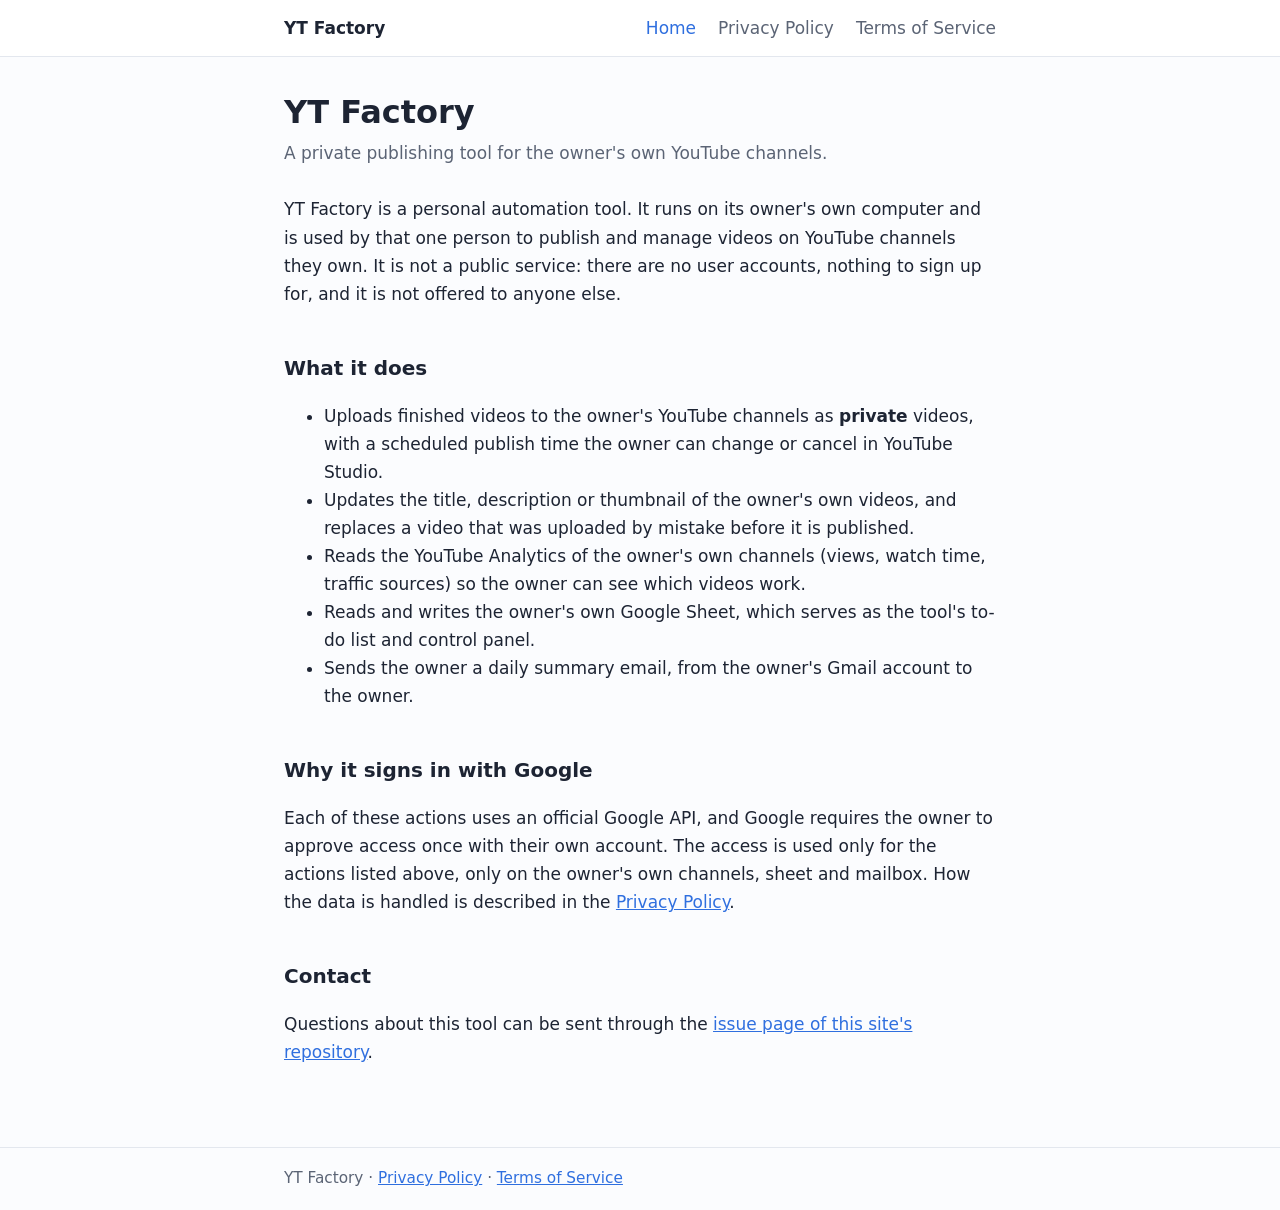
<file: index.html>
<!DOCTYPE html>
<html lang="en">
<head>
<meta charset="utf-8">
<meta name="viewport" content="width=device-width, initial-scale=1">
<title>YT Factory</title>
<meta name="description" content="YT Factory is a private publishing tool its owner uses to upload and manage videos on their own YouTube channels.">
<link rel="stylesheet" href="style.css">
</head>
<body>
<header><nav>
  <a class="brand" href="./">YT Factory</a>
  <a href="./" aria-current="page">Home</a>
  <a href="privacy.html">Privacy Policy</a>
  <a href="terms.html">Terms of Service</a>
</nav></header>
<main>
  <h1>YT Factory</h1>
  <p class="meta">A private publishing tool for the owner's own YouTube channels.</p>

  <p>YT Factory is a personal automation tool. It runs on its owner's own computer and is used by that one
  person to publish and manage videos on YouTube channels they own. It is not a public service: there are no
  user accounts, nothing to sign up for, and it is not offered to anyone else.</p>

  <h2>What it does</h2>
  <ul>
    <li>Uploads finished videos to the owner's YouTube channels as <strong>private</strong> videos, with a
      scheduled publish time the owner can change or cancel in YouTube Studio.</li>
    <li>Updates the title, description or thumbnail of the owner's own videos, and replaces a video that was
      uploaded by mistake before it is published.</li>
    <li>Reads the YouTube Analytics of the owner's own channels (views, watch time, traffic sources) so the
      owner can see which videos work.</li>
    <li>Reads and writes the owner's own Google Sheet, which serves as the tool's to-do list and control panel.</li>
    <li>Sends the owner a daily summary email, from the owner's Gmail account to the owner.</li>
  </ul>

  <h2>Why it signs in with Google</h2>
  <p>Each of these actions uses an official Google API, and Google requires the owner to approve access once
  with their own account. The access is used only for the actions listed above, only on the owner's own
  channels, sheet and mailbox. How the data is handled is described in the
  <a href="privacy.html">Privacy Policy</a>.</p>

  <h2>Contact</h2>
  <p>Questions about this tool can be sent through the
  <a href="https://github.com/nikluc/yt-factory/issues">issue page of this site's repository</a>.</p>
</main>
<footer><div>YT Factory &middot; <a href="privacy.html">Privacy Policy</a> &middot; <a href="terms.html">Terms of Service</a></div></footer>
</body>
</html>
</file>
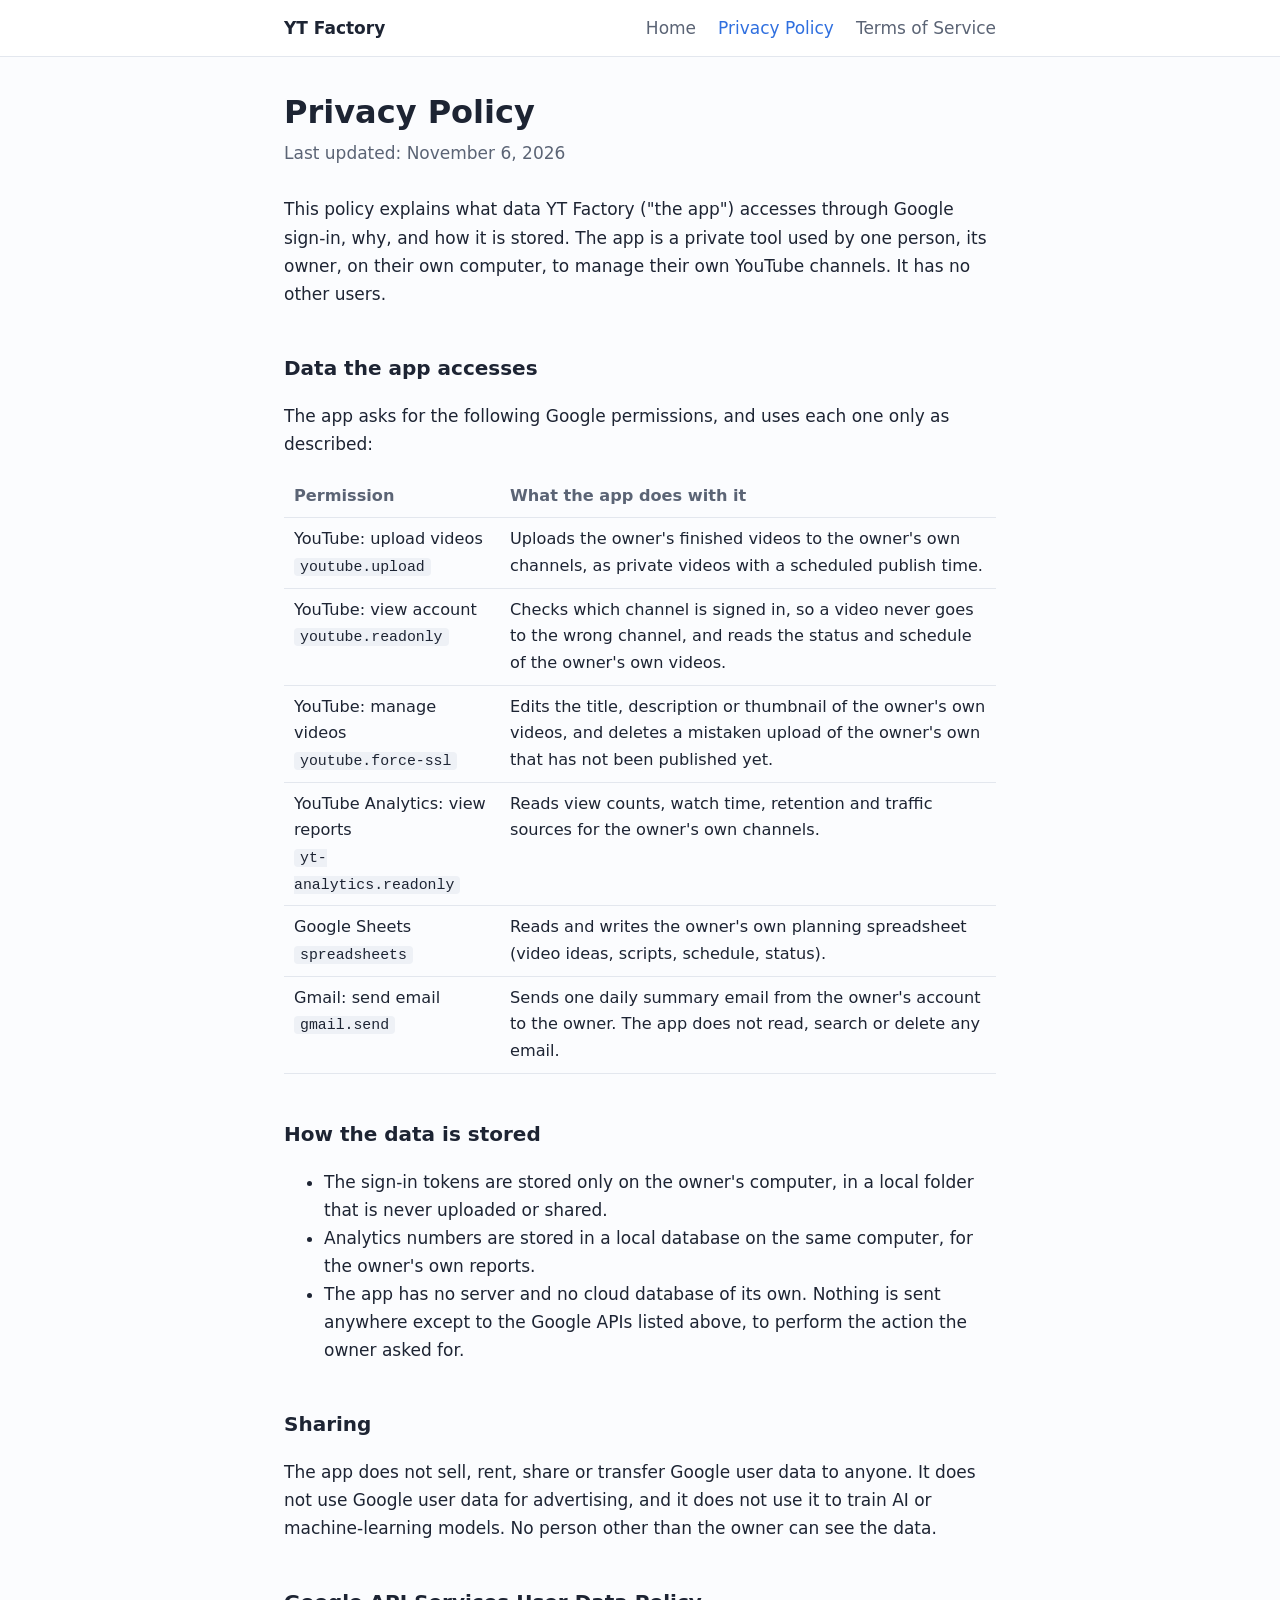
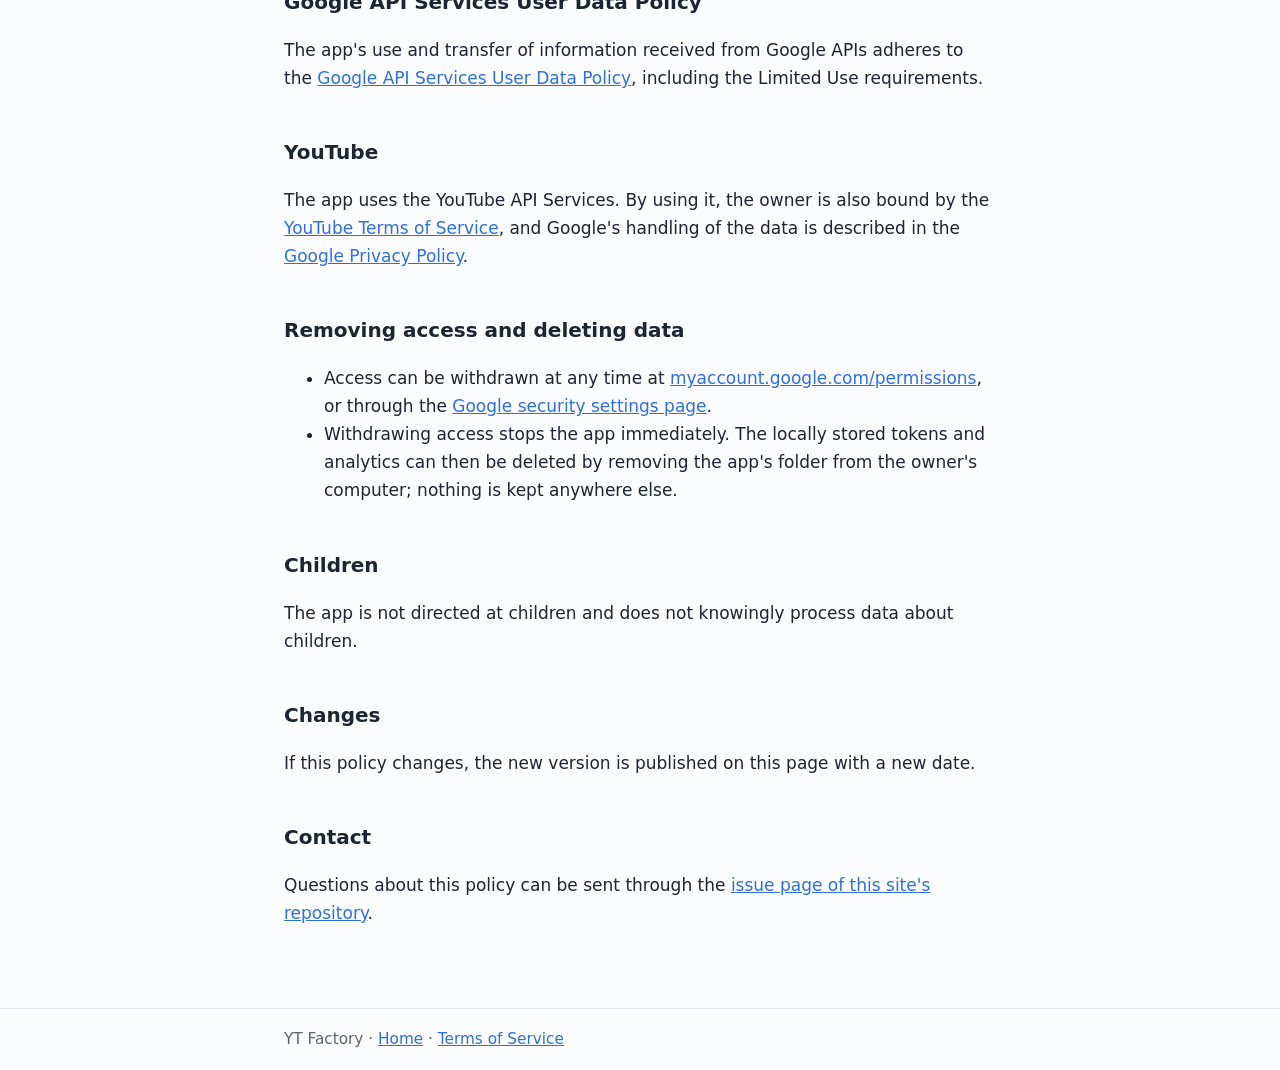
<file: privacy.html>
<!DOCTYPE html>
<html lang="en">
<head>
<meta charset="utf-8">
<meta name="viewport" content="width=device-width, initial-scale=1">
<title>Privacy Policy - YT Factory</title>
<link rel="stylesheet" href="style.css">
</head>
<body>
<header><nav>
  <a class="brand" href="./">YT Factory</a>
  <a href="./">Home</a>
  <a href="privacy.html" aria-current="page">Privacy Policy</a>
  <a href="terms.html">Terms of Service</a>
</nav></header>
<main>
  <h1>Privacy Policy</h1>
  <p class="meta">Last updated: November 6, 2026</p>

  <p>This policy explains what data YT Factory ("the app") accesses through Google sign-in, why, and how it is
  stored. The app is a private tool used by one person, its owner, on their own computer, to manage their own
  YouTube channels. It has no other users.</p>

  <h2>Data the app accesses</h2>
  <p>The app asks for the following Google permissions, and uses each one only as described:</p>
  <table>
    <tr><th>Permission</th><th>What the app does with it</th></tr>
    <tr><td>YouTube: upload videos<br><code>youtube.upload</code></td>
        <td>Uploads the owner's finished videos to the owner's own channels, as private videos with a scheduled
        publish time.</td></tr>
    <tr><td>YouTube: view account<br><code>youtube.readonly</code></td>
        <td>Checks which channel is signed in, so a video never goes to the wrong channel, and reads the status
        and schedule of the owner's own videos.</td></tr>
    <tr><td>YouTube: manage videos<br><code>youtube.force-ssl</code></td>
        <td>Edits the title, description or thumbnail of the owner's own videos, and deletes a mistaken upload
        of the owner's own that has not been published yet.</td></tr>
    <tr><td>YouTube Analytics: view reports<br><code>yt-analytics.readonly</code></td>
        <td>Reads view counts, watch time, retention and traffic sources for the owner's own channels.</td></tr>
    <tr><td>Google Sheets<br><code>spreadsheets</code></td>
        <td>Reads and writes the owner's own planning spreadsheet (video ideas, scripts, schedule, status).</td></tr>
    <tr><td>Gmail: send email<br><code>gmail.send</code></td>
        <td>Sends one daily summary email from the owner's account to the owner. The app does not read,
        search or delete any email.</td></tr>
  </table>

  <h2>How the data is stored</h2>
  <ul>
    <li>The sign-in tokens are stored only on the owner's computer, in a local folder that is never uploaded
      or shared.</li>
    <li>Analytics numbers are stored in a local database on the same computer, for the owner's own reports.</li>
    <li>The app has no server and no cloud database of its own. Nothing is sent anywhere except to the Google
      APIs listed above, to perform the action the owner asked for.</li>
  </ul>

  <h2>Sharing</h2>
  <p>The app does not sell, rent, share or transfer Google user data to anyone. It does not use Google user
  data for advertising, and it does not use it to train AI or machine-learning models. No person other than the
  owner can see the data.</p>

  <h2>Google API Services User Data Policy</h2>
  <p>The app's use and transfer of information received from Google APIs adheres to the
  <a href="https://developers.google.com/terms/api-services-user-data-policy">Google API Services User Data
  Policy</a>, including the Limited Use requirements.</p>

  <h2>YouTube</h2>
  <p>The app uses the YouTube API Services. By using it, the owner is also bound by the
  <a href="https://www.youtube.com/t/terms">YouTube Terms of Service</a>, and Google's handling of the data is
  described in the <a href="https://policies.google.com/privacy">Google Privacy Policy</a>.</p>

  <h2>Removing access and deleting data</h2>
  <ul>
    <li>Access can be withdrawn at any time at
      <a href="https://myaccount.google.com/permissions">myaccount.google.com/permissions</a>, or through the
      <a href="https://security.google.com/settings/security/permissions">Google security settings page</a>.</li>
    <li>Withdrawing access stops the app immediately. The locally stored tokens and analytics can then be
      deleted by removing the app's folder from the owner's computer; nothing is kept anywhere else.</li>
  </ul>

  <h2>Children</h2>
  <p>The app is not directed at children and does not knowingly process data about children.</p>

  <h2>Changes</h2>
  <p>If this policy changes, the new version is published on this page with a new date.</p>

  <h2>Contact</h2>
  <p>Questions about this policy can be sent through the
  <a href="https://github.com/nikluc/yt-factory/issues">issue page of this site's repository</a>.</p>
</main>
<footer><div>YT Factory &middot; <a href="./">Home</a> &middot; <a href="terms.html">Terms of Service</a></div></footer>
</body>
</html>
</file>
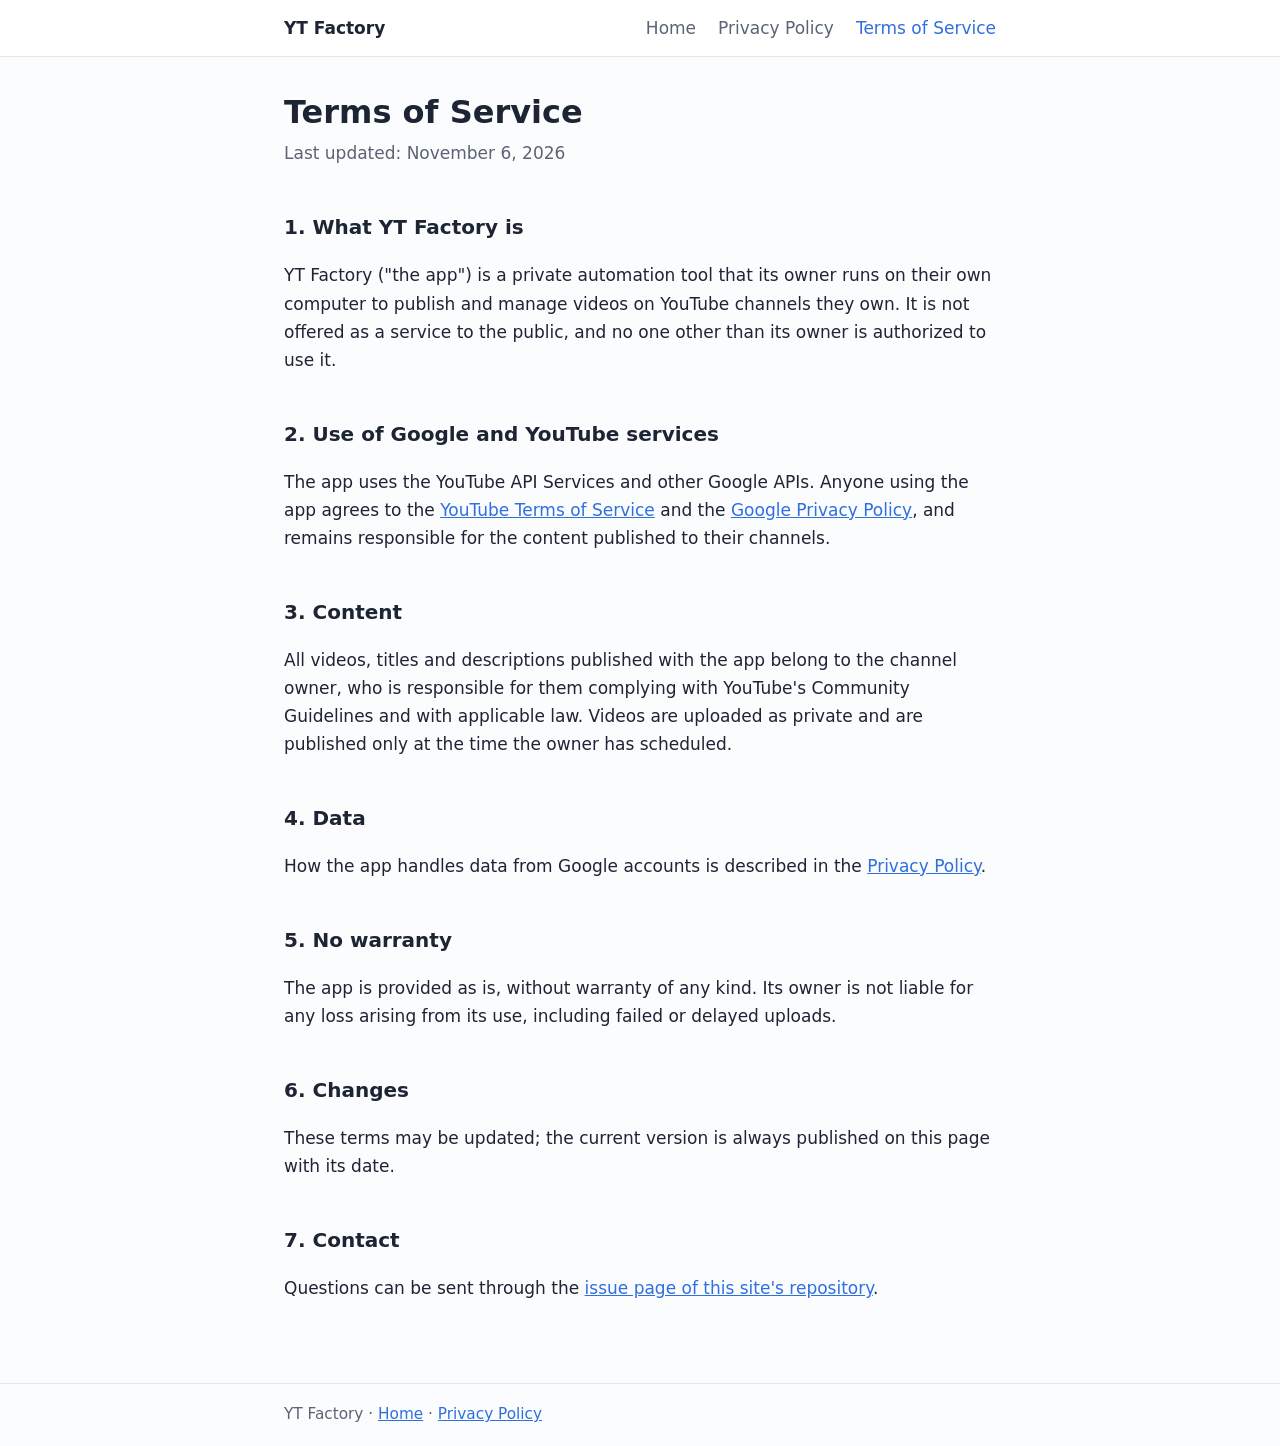
<file: terms.html>
<!DOCTYPE html>
<html lang="en">
<head>
<meta charset="utf-8">
<meta name="viewport" content="width=device-width, initial-scale=1">
<title>Terms of Service - YT Factory</title>
<link rel="stylesheet" href="style.css">
</head>
<body>
<header><nav>
  <a class="brand" href="./">YT Factory</a>
  <a href="./">Home</a>
  <a href="privacy.html">Privacy Policy</a>
  <a href="terms.html" aria-current="page">Terms of Service</a>
</nav></header>
<main>
  <h1>Terms of Service</h1>
  <p class="meta">Last updated: November 6, 2026</p>

  <h2>1. What YT Factory is</h2>
  <p>YT Factory ("the app") is a private automation tool that its owner runs on their own computer to publish
  and manage videos on YouTube channels they own. It is not offered as a service to the public, and no one other
  than its owner is authorized to use it.</p>

  <h2>2. Use of Google and YouTube services</h2>
  <p>The app uses the YouTube API Services and other Google APIs. Anyone using the app agrees to the
  <a href="https://www.youtube.com/t/terms">YouTube Terms of Service</a> and the
  <a href="https://policies.google.com/privacy">Google Privacy Policy</a>, and remains responsible for the
  content published to their channels.</p>

  <h2>3. Content</h2>
  <p>All videos, titles and descriptions published with the app belong to the channel owner, who is responsible
  for them complying with YouTube's Community Guidelines and with applicable law. Videos are uploaded as private
  and are published only at the time the owner has scheduled.</p>

  <h2>4. Data</h2>
  <p>How the app handles data from Google accounts is described in the <a href="privacy.html">Privacy
  Policy</a>.</p>

  <h2>5. No warranty</h2>
  <p>The app is provided as is, without warranty of any kind. Its owner is not liable for any loss arising from
  its use, including failed or delayed uploads.</p>

  <h2>6. Changes</h2>
  <p>These terms may be updated; the current version is always published on this page with its date.</p>

  <h2>7. Contact</h2>
  <p>Questions can be sent through the
  <a href="https://github.com/nikluc/yt-factory/issues">issue page of this site's repository</a>.</p>
</main>
<footer><div>YT Factory &middot; <a href="./">Home</a> &middot; <a href="privacy.html">Privacy Policy</a></div></footer>
</body>
</html>
</file>
<file: style.css>
:root { --ink: #1d2433; --muted: #5b6475; --line: #e3e7ee; --accent: #2f6fdf; --bg: #fbfcfe; }
* { box-sizing: border-box; }
body { margin: 0; font: 17px/1.65 system-ui, -apple-system, "Segoe UI", Roboto, sans-serif; color: var(--ink); background: var(--bg); }
header { border-bottom: 1px solid var(--line); background: #fff; }
nav { max-width: 760px; margin: 0 auto; padding: 14px 24px; display: flex; gap: 22px; align-items: center; flex-wrap: wrap; }
nav .brand { font-weight: 700; margin-right: auto; color: var(--ink); text-decoration: none; }
nav a { color: var(--muted); text-decoration: none; }
nav a:hover, nav a[aria-current] { color: var(--accent); }
main { max-width: 760px; margin: 0 auto; padding: 36px 24px 64px; }
h1 { font-size: 2rem; line-height: 1.2; margin: 0 0 8px; }
h2 { font-size: 1.25rem; margin: 2.2em 0 .5em; }
.meta { color: var(--muted); margin: 0 0 28px; }
code { background: #eef1f6; padding: 1px 6px; border-radius: 4px; font-size: .92em; }
table { width: 100%; border-collapse: collapse; margin: 12px 0; font-size: .95em; }
th, td { text-align: left; vertical-align: top; padding: 8px 10px; border-bottom: 1px solid var(--line); }
th { color: var(--muted); font-weight: 600; }
a { color: var(--accent); }
footer { border-top: 1px solid var(--line); color: var(--muted); font-size: .9em; }
footer div { max-width: 760px; margin: 0 auto; padding: 18px 24px; }
</file>
